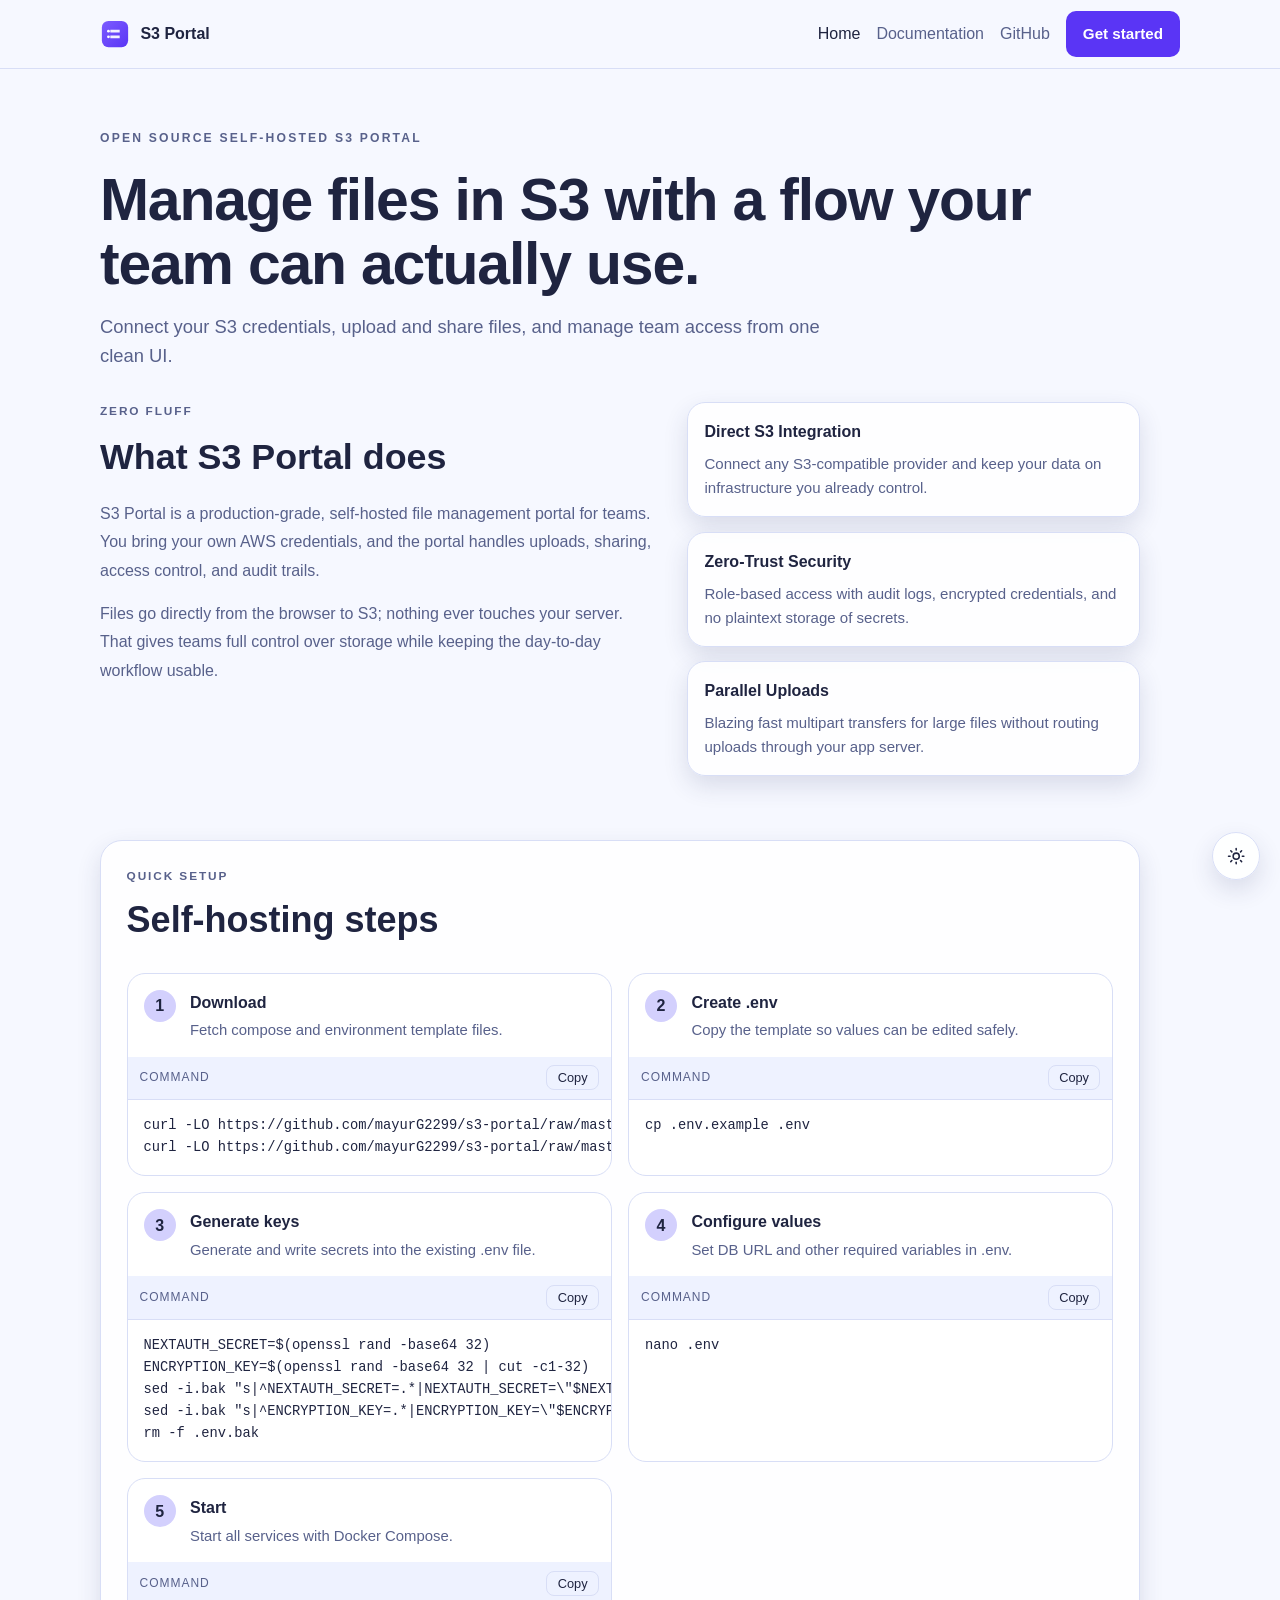
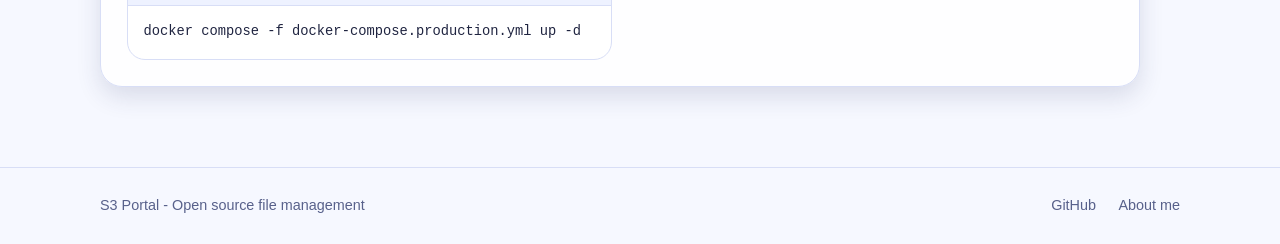
<file: landing.html>
<!doctype html>
<html lang="en">
<head>
  <meta charset="utf-8" />
  <meta name="viewport" content="width=device-width, initial-scale=1" />
  <title>S3 Portal Landing</title>
  <meta name="description" content="S3 Portal is a self-hosted S3 file manager for teams." />
  <script>
    (function () {
      try {
        var savedTheme = localStorage.getItem('theme');
        if (savedTheme === 'dark' || savedTheme === 'light') {
          document.documentElement.setAttribute('data-theme', savedTheme);
        }
      } catch (e) {
        // Ignore storage access issues.
      }
    })();
  </script>
  <link rel="icon" href="assets/logo.svg" type="image/svg+xml" />
  <link rel="stylesheet" href="assets/style.css" />
</head>
<body>
  <nav class="site-nav">
    <div class="container inner">
      <a class="brand" href="landing.html">
        <img class="brand-logo" src="assets/logo.svg" alt="S3 Portal logo" />
        <span>S3 Portal</span>
      </a>
      <div class="nav-links">
        <a class="active" href="landing.html">Home</a>
        <a href="documentation/self-hosting">Documentation</a>
        <a href="https://github.com/mayurG2299/s3-portal" target="_blank" rel="noreferrer">GitHub</a>
        <a class="btn btn-primary" href="#setup">Get started</a>
      </div>
    </div>
  </nav>

  <main class="container">
    <section class="hero hero-marketing">
      <p class="hero-kicker">Open source self-hosted S3 portal</p>
      <h1>Manage files in S3 with a flow your team can actually use.</h1>
      <p class="lead">Connect your S3 credentials, upload and share files, and manage team access from one clean UI.</p>

      <section class="product-story" aria-labelledby="what-s3-portal-does">
        <div class="product-copy">
          <p class="section-kicker">Zero fluff</p>
          <h2 id="what-s3-portal-does">What S3 Portal does</h2>
          <p class="product-lead">S3 Portal is a production-grade, self-hosted file management portal for teams. You bring your own AWS credentials, and the portal handles uploads, sharing, access control, and audit trails.</p>
          <p class="product-lead">Files go directly from the browser to S3; nothing ever touches your server. That gives teams full control over storage while keeping the day-to-day workflow usable.</p>
        </div>

        <div class="product-grid" aria-label="Core product capabilities">
          <article class="product-card">
            <h3>Direct S3 Integration</h3>
            <p>Connect any S3-compatible provider and keep your data on infrastructure you already control.</p>
          </article>
          <article class="product-card">
            <h3>Zero-Trust Security</h3>
            <p>Role-based access with audit logs, encrypted credentials, and no plaintext storage of secrets.</p>
          </article>
          <article class="product-card">
            <h3>Parallel Uploads</h3>
            <p>Blazing fast multipart transfers for large files without routing uploads through your app server.</p>
          </article>
        </div>
      </section>

      <section id="setup" class="setup-shell">
        <p class="setup-kicker">Quick setup</p>
        <h2>Self-hosting steps</h2>

        <div class="setup-grid">
          <article class="setup-card">
            <div class="setup-card-header">
              <span class="setup-step">1</span>
              <div>
                <h3>Download</h3>
                <p>Fetch compose and environment template files.</p>
              </div>
            </div>
            <div class="code-header">
              <p class="code-title">Command</p>
              <button class="copy-btn" data-copy-target="setup-download">Copy</button>
            </div>
            <pre id="setup-download"><code>curl -LO https://github.com/mayurG2299/s3-portal/raw/master/docker-compose.production.yml
curl -LO https://github.com/mayurG2299/s3-portal/raw/master/.env.example</code></pre>
          </article>

          <article class="setup-card">
            <div class="setup-card-header">
              <span class="setup-step">2</span>
              <div>
                <h3>Create .env</h3>
                <p>Copy the template so values can be edited safely.</p>
              </div>
            </div>
            <div class="code-header">
              <p class="code-title">Command</p>
              <button class="copy-btn" data-copy-target="setup-create-env">Copy</button>
            </div>
            <pre id="setup-create-env"><code>cp .env.example .env</code></pre>
          </article>

          <article class="setup-card">
            <div class="setup-card-header">
              <span class="setup-step">3</span>
              <div>
                <h3>Generate keys</h3>
                <p>Generate and write secrets into the existing .env file.</p>
              </div>
            </div>
            <div class="code-header">
              <p class="code-title">Command</p>
              <button class="copy-btn" data-copy-target="setup-generate-keys">Copy</button>
            </div>
            <pre id="setup-generate-keys"><code>NEXTAUTH_SECRET=$(openssl rand -base64 32)
ENCRYPTION_KEY=$(openssl rand -base64 32 | cut -c1-32)
sed -i.bak "s|^NEXTAUTH_SECRET=.*|NEXTAUTH_SECRET=\"$NEXTAUTH_SECRET\"|" .env
sed -i.bak "s|^ENCRYPTION_KEY=.*|ENCRYPTION_KEY=\"$ENCRYPTION_KEY\"|" .env
rm -f .env.bak</code></pre>
          </article>

          <article class="setup-card">
            <div class="setup-card-header">
              <span class="setup-step">4</span>
              <div>
                <h3>Configure values</h3>
                <p>Set DB URL and other required variables in .env.</p>
              </div>
            </div>
            <div class="code-header">
              <p class="code-title">Command</p>
              <button class="copy-btn" data-copy-target="setup-configure-values">Copy</button>
            </div>
            <pre id="setup-configure-values"><code>nano .env</code></pre>
          </article>

          <article class="setup-card">
            <div class="setup-card-header">
              <span class="setup-step">5</span>
              <div>
                <h3>Start</h3>
                <p>Start all services with Docker Compose.</p>
              </div>
            </div>
            <div class="code-header">
              <p class="code-title">Command</p>
              <button class="copy-btn" data-copy-target="setup-start">Copy</button>
            </div>
            <pre id="setup-start"><code>docker compose -f docker-compose.production.yml up -d</code></pre>
          </article>
        </div>
      </section>
    </section>
  </main>

  <footer class="footer">
    <div class="container inner">
      <p>S3 Portal - Open source file management</p>
      <div class="footer-links">
        <a href="https://github.com/mayurG2299/s3-portal" target="_blank" rel="noreferrer">GitHub</a>
        <a href="https://mayur.ghaadi.in" target="_blank" rel="noreferrer">About me</a>
      </div>
    </div>
  </footer>

  <button class="theme-fab" type="button" data-theme-fab aria-label="Toggle theme" title="Toggle theme">
    <span class="theme-fab-icon" aria-hidden="true">
      <svg viewBox="0 0 24 24" focusable="false" aria-hidden="true">
        <circle cx="12" cy="12" r="4"></circle>
        <path d="M12 2v2"></path>
        <path d="M12 20v2"></path>
        <path d="M4.93 4.93l1.41 1.41"></path>
        <path d="M17.66 17.66l1.41 1.41"></path>
        <path d="M2 12h2"></path>
        <path d="M20 12h2"></path>
        <path d="M4.93 19.07l1.41-1.41"></path>
        <path d="M17.66 6.34l1.41-1.41"></path>
      </svg>
    </span>
    <span class="theme-fab-tooltip" role="tooltip">Toggle theme</span>
  </button>

  <script>
    (function () {
      var root = document.documentElement;
      var fabToggle = document.querySelector('[data-theme-fab]');
      var fabTooltip = document.querySelector('.theme-fab-tooltip');
      if (!fabToggle) return;

      function setTheme(theme, persist) {
        root.setAttribute('data-theme', theme);
        var label = 'Switch to ' + (theme === 'dark' ? 'light' : 'dark') + ' mode';
        fabToggle.setAttribute('aria-label', label);
        fabToggle.setAttribute('title', label);
        if (fabTooltip) {
          fabTooltip.textContent = label;
        }
        if (persist) {
          try {
            localStorage.setItem('theme', theme);
          } catch (e) {
            // Ignore storage access issues.
          }
        }
      }

      var currentTheme = root.getAttribute('data-theme');
      if (currentTheme !== 'dark' && currentTheme !== 'light') {
        currentTheme = window.matchMedia('(prefers-color-scheme: light)').matches ? 'light' : 'dark';
      }

      setTheme(currentTheme, false);
      fabToggle.addEventListener('click', function () {
        var activeTheme = root.getAttribute('data-theme') === 'dark' ? 'light' : 'dark';
        setTheme(activeTheme, true);
      });
    })();

    document.querySelectorAll('.copy-btn').forEach(function (button) {
      button.addEventListener('click', function () {
        var targetId = button.getAttribute('data-copy-target');
        var target = document.getElementById(targetId);
        if (!target) return;
        navigator.clipboard.writeText(target.innerText).then(function () {
          var original = button.textContent;
          button.textContent = 'Copied';
          setTimeout(function () { button.textContent = original; }, 1400);
        });
      });
    });

    document.querySelectorAll('a[href^="#"]').forEach(function (anchor) {
      anchor.addEventListener('click', function (event) {
        var id = anchor.getAttribute('href');
        if (!id || id.length < 2) return;
        var element = document.querySelector(id);
        if (!element) return;
        event.preventDefault();
        element.scrollIntoView({ behavior: 'smooth', block: 'start' });
        history.replaceState(null, '', id);
      });
    });
  </script>
</body>
</html>
</file>
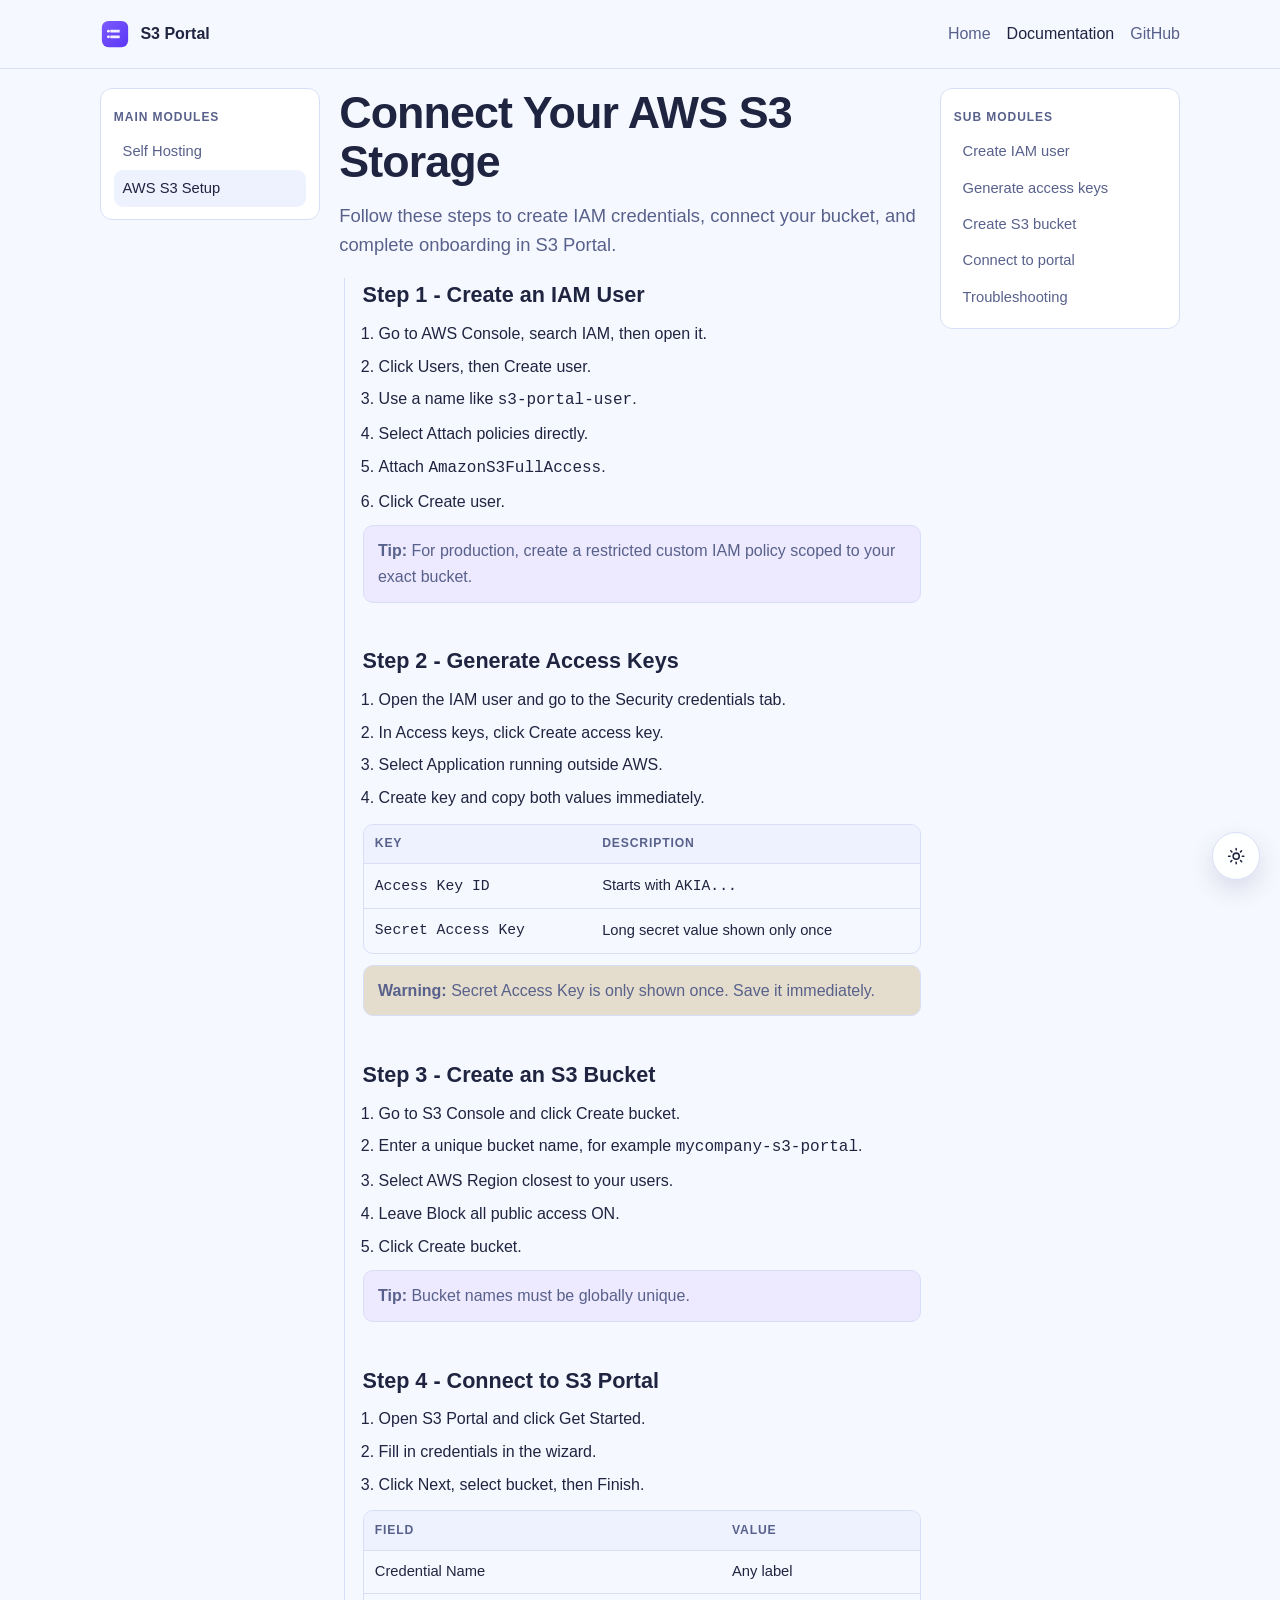
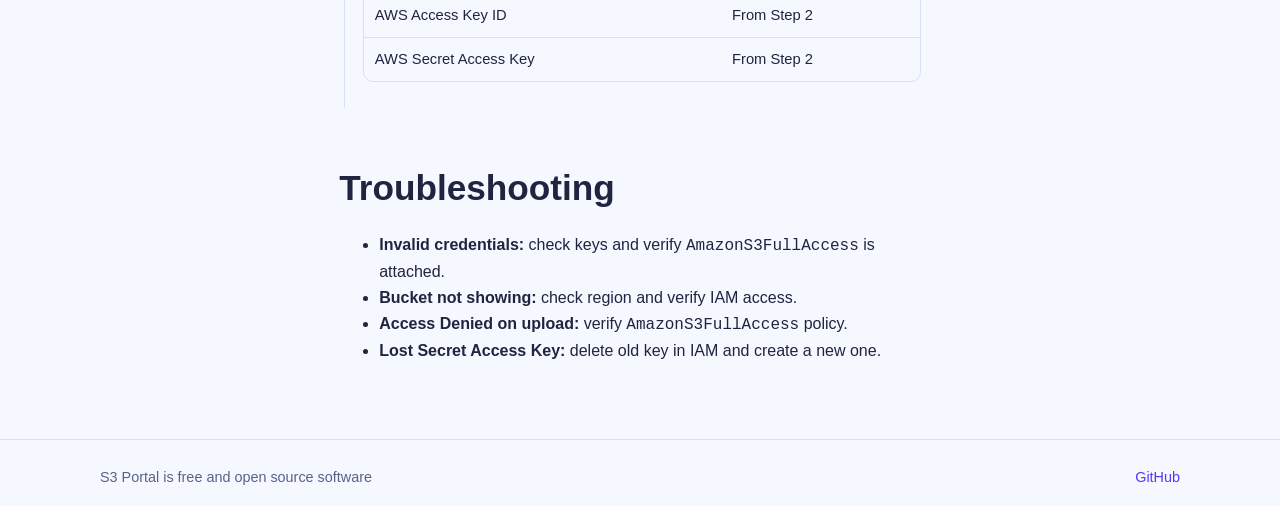
<file: documentation/aws-setup.html>
<!doctype html>
<html lang="en">
<head>
  <meta charset="utf-8" />
  <meta name="viewport" content="width=device-width, initial-scale=1" />
  <title>AWS Setup - S3 Portal Documentation</title>
  <meta name="description" content="AWS S3 setup guide for S3 Portal." />
  <script>
    (function () {
      try {
        var savedTheme = localStorage.getItem('theme');
        if (savedTheme === 'dark' || savedTheme === 'light') {
          document.documentElement.setAttribute('data-theme', savedTheme);
        }
      } catch (e) {
        // Ignore storage access issues.
      }
    })();
  </script>
  <link rel="icon" href="../assets/logo.svg" type="image/svg+xml" />
  <link rel="stylesheet" href="../assets/style.css" />
</head>
<body>
  <nav class="site-nav">
    <div class="container inner">
      <a class="brand" href="../landing.html">
        <img class="brand-logo" src="../assets/logo.svg" alt="S3 Portal logo" />
        <span>S3 Portal</span>
      </a>
      <div class="nav-links">
        <a href="../landing.html">Home</a>
        <a class="active" href="/documentation/self-hosting">Documentation</a>
        <a href="https://github.com/mayurG2299/s3-portal" target="_blank" rel="noreferrer">GitHub</a>
      </div>
    </div>
  </nav>

  <main class="container layout-doc">
    <aside class="sidebar sidebar-main">
      <h4>Main modules</h4>
      <a href="/documentation/self-hosting">Self Hosting</a>
      <a class="active" href="/documentation/aws-setup">AWS S3 Setup</a>
    </aside>

    <article class="doc-main">
      <h1>Connect Your AWS S3 Storage</h1>
      <p class="lead">Follow these steps to create IAM credentials, connect your bucket, and complete onboarding in S3 Portal.</p>

      <details class="mobile-submodules">
        <summary>On this page</summary>
        <nav>
          <a href="#step1">Create IAM user</a>
          <a href="#step2">Generate access keys</a>
          <a href="#step3">Create S3 bucket</a>
          <a href="#step4">Connect to portal</a>
          <a href="#troubleshoot">Troubleshooting</a>
        </nav>
      </details>

      <section id="step1" class="step">
        <h2>Step 1 - Create an IAM User</h2>
        <ol>
          <li>Go to AWS Console, search IAM, then open it.</li>
          <li>Click Users, then Create user.</li>
          <li>Use a name like <code>s3-portal-user</code>.</li>
          <li>Select Attach policies directly.</li>
          <li>Attach <code>AmazonS3FullAccess</code>.</li>
          <li>Click Create user.</li>
        </ol>
        <p class="callout tip"><strong>Tip:</strong> For production, create a restricted custom IAM policy scoped to your exact bucket.</p>
      </section>

      <section id="step2" class="step">
        <h2>Step 2 - Generate Access Keys</h2>
        <ol>
          <li>Open the IAM user and go to the Security credentials tab.</li>
          <li>In Access keys, click Create access key.</li>
          <li>Select Application running outside AWS.</li>
          <li>Create key and copy both values immediately.</li>
        </ol>
        <div class="table-wrap">
          <table>
            <thead>
              <tr><th>Key</th><th>Description</th></tr>
            </thead>
            <tbody>
              <tr><td><code>Access Key ID</code></td><td>Starts with <code>AKIA...</code></td></tr>
              <tr><td><code>Secret Access Key</code></td><td>Long secret value shown only once</td></tr>
            </tbody>
          </table>
        </div>
        <p class="callout warn"><strong>Warning:</strong> Secret Access Key is only shown once. Save it immediately.</p>
      </section>

      <section id="step3" class="step">
        <h2>Step 3 - Create an S3 Bucket</h2>
        <ol>
          <li>Go to S3 Console and click Create bucket.</li>
          <li>Enter a unique bucket name, for example <code>mycompany-s3-portal</code>.</li>
          <li>Select AWS Region closest to your users.</li>
          <li>Leave Block all public access ON.</li>
          <li>Click Create bucket.</li>
        </ol>
        <p class="callout tip"><strong>Tip:</strong> Bucket names must be globally unique.</p>
      </section>

      <section id="step4" class="step">
        <h2>Step 4 - Connect to S3 Portal</h2>
        <ol>
          <li>Open S3 Portal and click Get Started.</li>
          <li>Fill in credentials in the wizard.</li>
          <li>Click Next, select bucket, then Finish.</li>
        </ol>
        <div class="table-wrap">
          <table>
            <thead>
              <tr><th>Field</th><th>Value</th></tr>
            </thead>
            <tbody>
              <tr><td>Credential Name</td><td>Any label</td></tr>
              <tr><td>AWS Access Key ID</td><td>From Step 2</td></tr>
              <tr><td>AWS Secret Access Key</td><td>From Step 2</td></tr>
            </tbody>
          </table>
        </div>
      </section>

      <section id="troubleshoot" class="section">
        <h2>Troubleshooting</h2>
        <ul>
          <li><strong>Invalid credentials:</strong> check keys and verify <code>AmazonS3FullAccess</code> is attached.</li>
          <li><strong>Bucket not showing:</strong> check region and verify IAM access.</li>
          <li><strong>Access Denied on upload:</strong> verify <code>AmazonS3FullAccess</code> policy.</li>
          <li><strong>Lost Secret Access Key:</strong> delete old key in IAM and create a new one.</li>
        </ul>
      </section>
    </article>

    <aside class="sidebar sidebar-submodules">
      <h4>Sub modules</h4>
      <a href="#step1">Create IAM user</a>
      <a href="#step2">Generate access keys</a>
      <a href="#step3">Create S3 bucket</a>
      <a href="#step4">Connect to portal</a>
      <a href="#troubleshoot">Troubleshooting</a>
    </aside>
  </main>

  <footer class="footer">
    <div class="container inner">
      <p>S3 Portal is free and open source software</p>
      <a href="https://github.com/mayurG2299/s3-portal" target="_blank" rel="noreferrer">GitHub</a>
    </div>
  </footer>

  <button class="theme-fab" type="button" data-theme-fab aria-label="Toggle theme" title="Toggle theme">
    <span class="theme-fab-icon" aria-hidden="true">
      <svg viewBox="0 0 24 24" focusable="false" aria-hidden="true">
        <circle cx="12" cy="12" r="4"></circle>
        <path d="M12 2v2"></path>
        <path d="M12 20v2"></path>
        <path d="M4.93 4.93l1.41 1.41"></path>
        <path d="M17.66 17.66l1.41 1.41"></path>
        <path d="M2 12h2"></path>
        <path d="M20 12h2"></path>
        <path d="M4.93 19.07l1.41-1.41"></path>
        <path d="M17.66 6.34l1.41-1.41"></path>
      </svg>
    </span>
    <span class="theme-fab-tooltip" role="tooltip">Toggle theme</span>
  </button>

  <script>
    (function () {
      var root = document.documentElement;
      var toggle = document.querySelector('[data-theme-fab]');
      var tooltip = document.querySelector('.theme-fab-tooltip');
      if (!toggle) return;

      function setTheme(theme, persist) {
        root.setAttribute('data-theme', theme);
        var label = 'Switch to ' + (theme === 'dark' ? 'light' : 'dark') + ' mode';
        toggle.setAttribute('aria-label', label);
        toggle.setAttribute('title', label);
        if (tooltip) {
          tooltip.textContent = label;
        }
        if (persist) {
          try {
            localStorage.setItem('theme', theme);
          } catch (e) {
            // Ignore storage access issues.
          }
        }
      }

      var currentTheme = root.getAttribute('data-theme');
      if (currentTheme !== 'dark' && currentTheme !== 'light') {
        currentTheme = window.matchMedia('(prefers-color-scheme: light)').matches ? 'light' : 'dark';
      }

      setTheme(currentTheme, false);
      toggle.addEventListener('click', function () {
        var activeTheme = root.getAttribute('data-theme') === 'dark' ? 'light' : 'dark';
        setTheme(activeTheme, true);
      });
    })();
  </script>

</body>
</html>
</file>
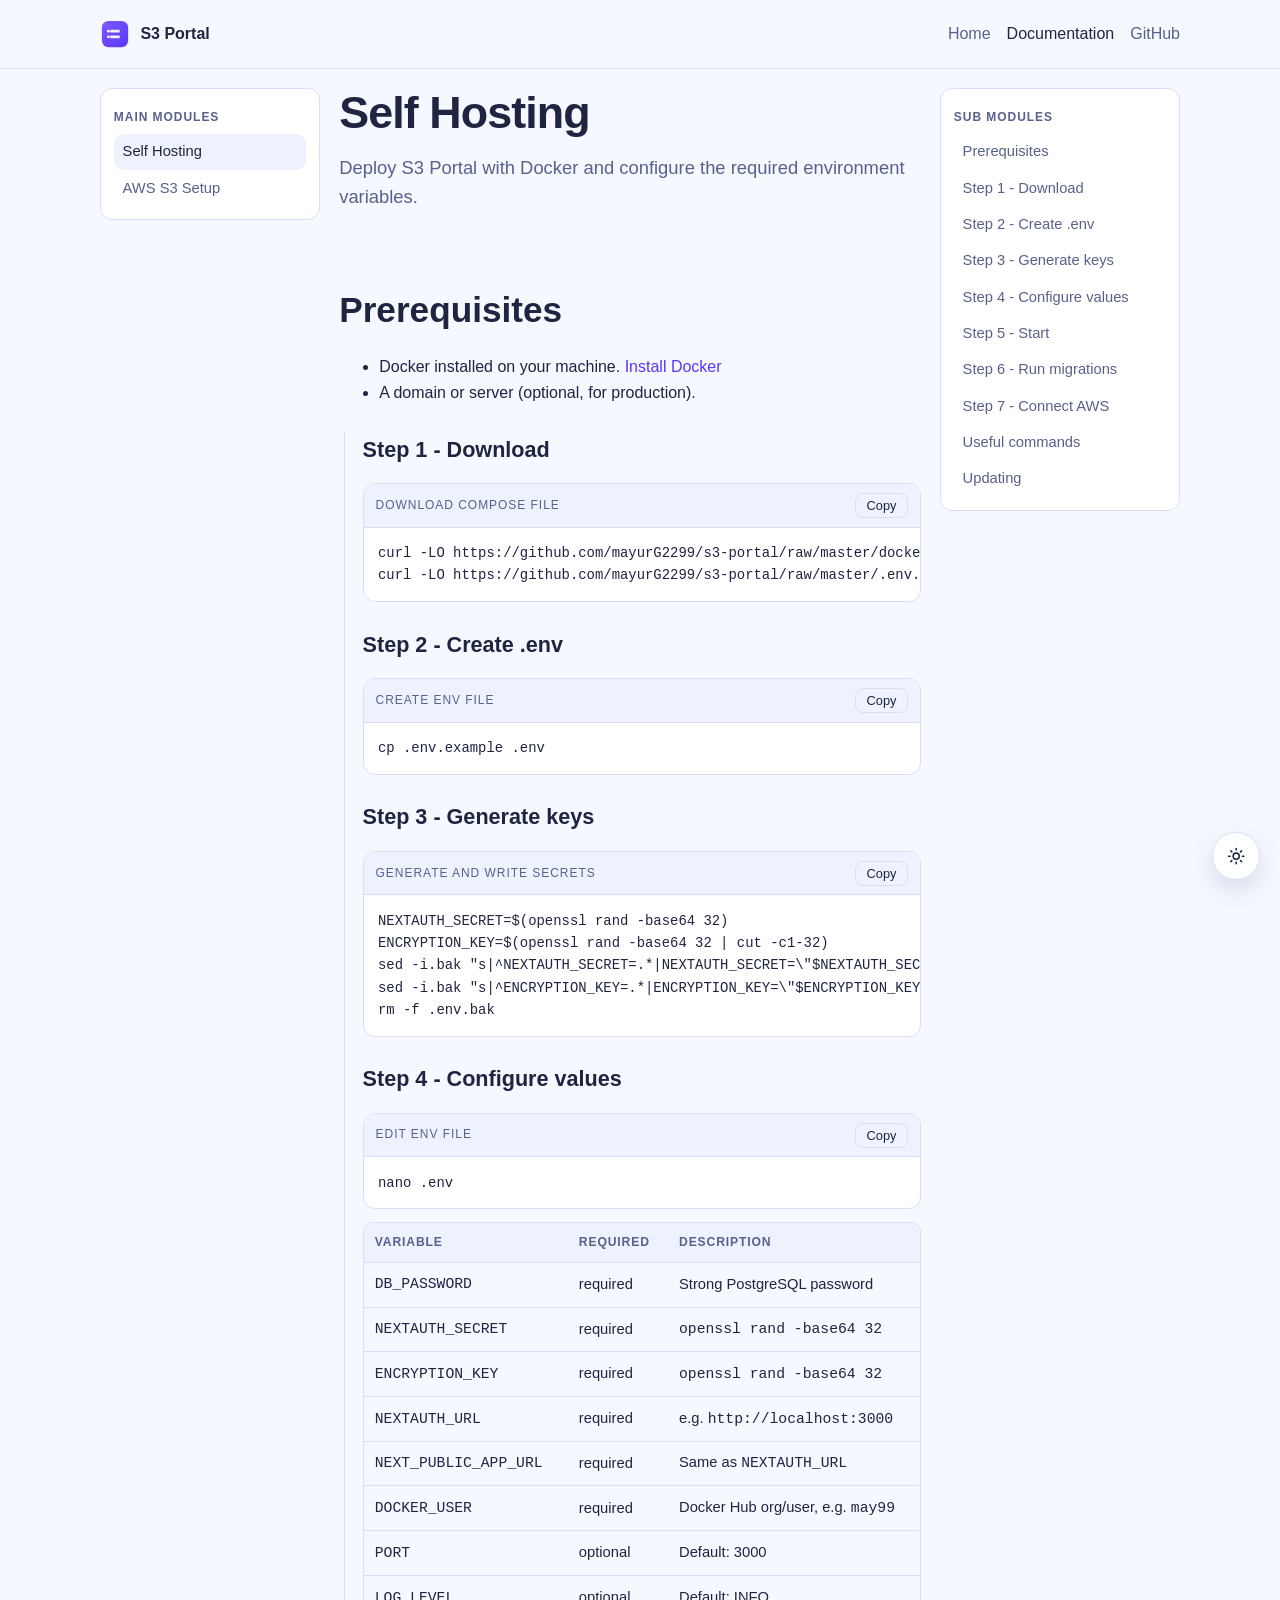
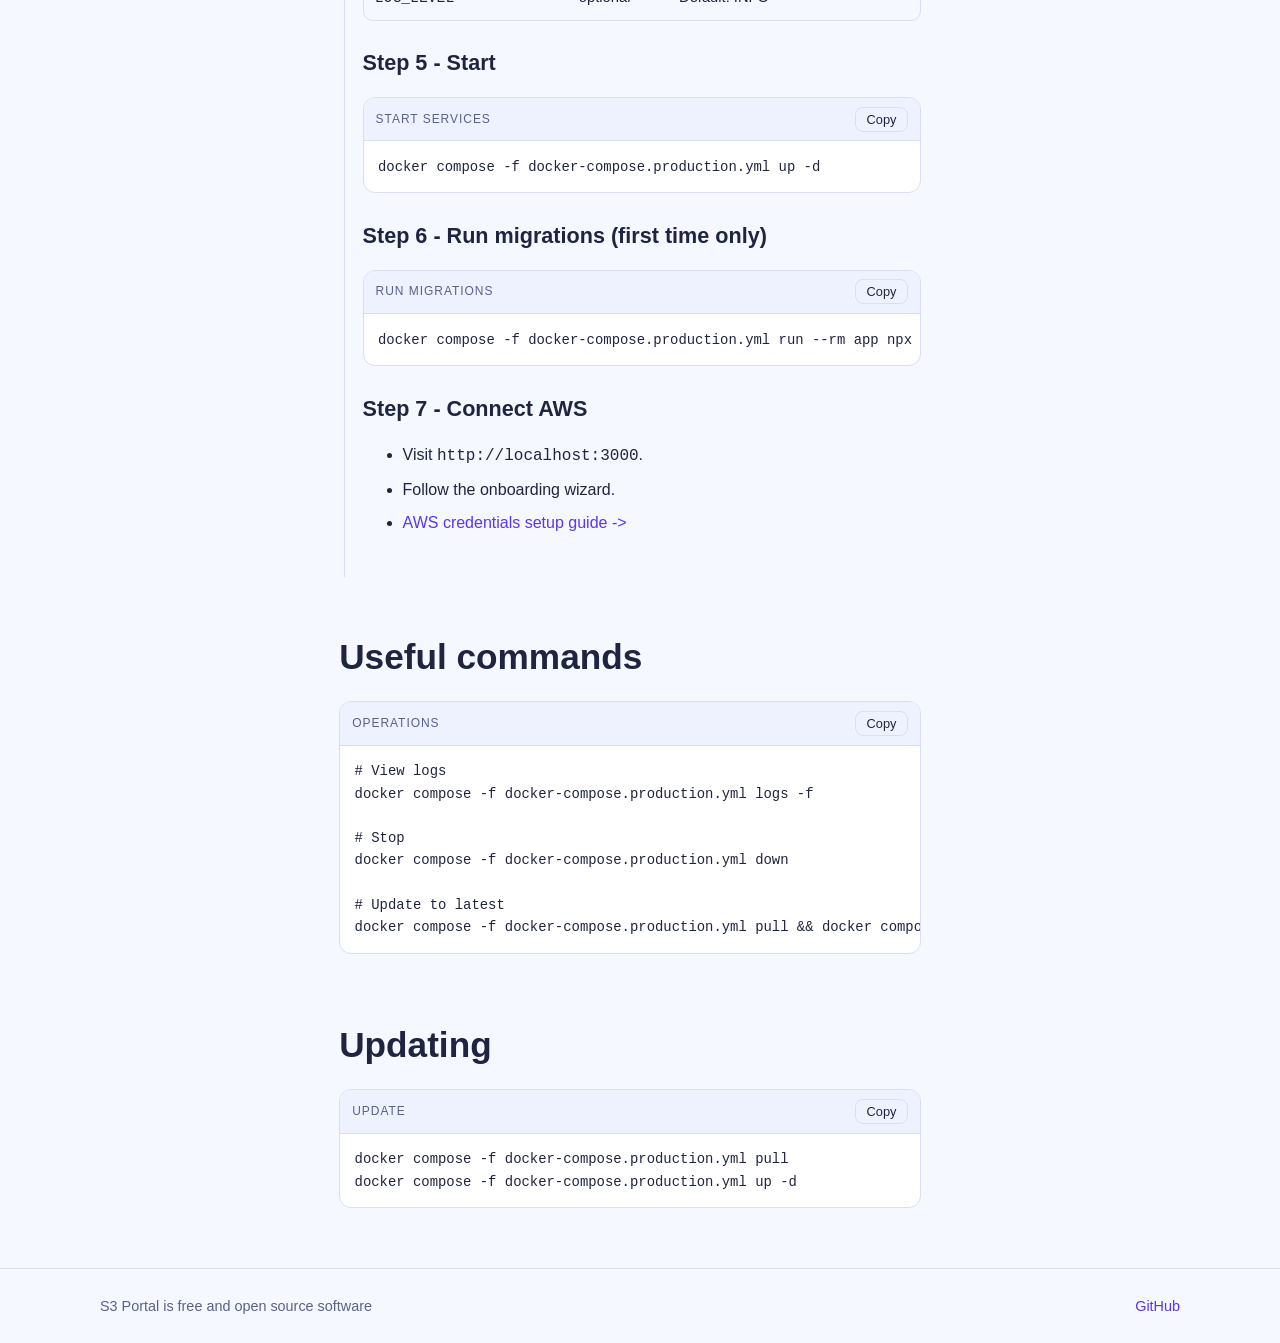
<file: documentation/self-hosting.html>
<!doctype html>
<html lang="en">
<head>
  <meta charset="utf-8" />
  <meta name="viewport" content="width=device-width, initial-scale=1" />
  <title>Self Hosting - S3 Portal Documentation</title>
  <meta name="description" content="Self-hosting guide for S3 Portal." />
  <script>
    (function () {
      try {
        var savedTheme = localStorage.getItem('theme');
        if (savedTheme === 'dark' || savedTheme === 'light') {
          document.documentElement.setAttribute('data-theme', savedTheme);
        }
      } catch (e) {
        // Ignore storage access issues.
      }
    })();
  </script>
  <link rel="icon" href="../assets/logo.svg" type="image/svg+xml" />
  <link rel="stylesheet" href="../assets/style.css" />
</head>
<body>
  <nav class="site-nav">
    <div class="container inner">
      <a class="brand" href="../landing.html">
        <img class="brand-logo" src="../assets/logo.svg" alt="S3 Portal logo" />
        <span>S3 Portal</span>
      </a>
      <div class="nav-links">
        <a href="../landing.html">Home</a>
        <a class="active" href="/documentation/self-hosting">Documentation</a>
        <a href="https://github.com/mayurG2299/s3-portal" target="_blank" rel="noreferrer">GitHub</a>
      </div>
    </div>
  </nav>

  <main class="container layout-doc">
    <aside class="sidebar sidebar-main">
      <h4>Main modules</h4>
      <a class="active" href="/documentation/self-hosting">Self Hosting</a>
      <a href="/documentation/aws-setup">AWS S3 Setup</a>
    </aside>

    <article class="doc-main">
      <h1>Self Hosting</h1>
      <p class="lead">Deploy S3 Portal with Docker and configure the required environment variables.</p>

      <details class="mobile-submodules">
        <summary>On this page</summary>
        <nav>
          <a href="#prerequisites">Prerequisites</a>
          <a href="#step1">Step 1 - Download</a>
          <a href="#step2">Step 2 - Create .env</a>
          <a href="#step3">Step 3 - Generate keys</a>
          <a href="#step4">Step 4 - Configure values</a>
          <a href="#step5">Step 5 - Start</a>
          <a href="#step6">Step 6 - Run migrations</a>
          <a href="#step7">Step 7 - Connect AWS</a>
          <a href="#commands">Useful commands</a>
          <a href="#updating">Updating</a>
        </nav>
      </details>

      <section id="prerequisites" class="section">
        <h2>Prerequisites</h2>
        <ul>
          <li>Docker installed on your machine. <a href="https://docs.docker.com/get-docker/" target="_blank" rel="noreferrer">Install Docker</a></li>
          <li>A domain or server (optional, for production).</li>
        </ul>
      </section>

      <section id="step1" class="step">
        <h2>Step 1 - Download</h2>
        <section class="code-card">
          <div class="code-header">
            <p class="code-title">Download compose file</p>
            <button class="copy-btn" data-copy-target="download">Copy</button>
          </div>
          <pre id="download"><code>curl -LO https://github.com/mayurG2299/s3-portal/raw/master/docker-compose.production.yml
curl -LO https://github.com/mayurG2299/s3-portal/raw/master/.env.example</code></pre>
        </section>
      </section>

      <section id="step2" class="step">
        <h2>Step 2 - Create .env</h2>
        <section class="code-card">
          <div class="code-header">
            <p class="code-title">Create env file</p>
            <button class="copy-btn" data-copy-target="create-env">Copy</button>
          </div>
          <pre id="create-env"><code>cp .env.example .env</code></pre>
        </section>
      </section>

      <section id="step3" class="step">
        <h2>Step 3 - Generate keys</h2>
        <section class="code-card">
          <div class="code-header">
            <p class="code-title">Generate and write secrets</p>
            <button class="copy-btn" data-copy-target="generate-keys">Copy</button>
          </div>
          <pre id="generate-keys"><code>NEXTAUTH_SECRET=$(openssl rand -base64 32)
ENCRYPTION_KEY=$(openssl rand -base64 32 | cut -c1-32)
sed -i.bak "s|^NEXTAUTH_SECRET=.*|NEXTAUTH_SECRET=\"$NEXTAUTH_SECRET\"|" .env
sed -i.bak "s|^ENCRYPTION_KEY=.*|ENCRYPTION_KEY=\"$ENCRYPTION_KEY\"|" .env
rm -f .env.bak</code></pre>
        </section>
      </section>

      <section id="step4" class="step">
        <h2>Step 4 - Configure values</h2>
        <section class="code-card">
          <div class="code-header">
            <p class="code-title">Edit env file</p>
            <button class="copy-btn" data-copy-target="configure-values">Copy</button>
          </div>
          <pre id="configure-values"><code>nano .env</code></pre>
        </section>
        <div class="table-wrap">
          <table>
            <thead>
              <tr><th>Variable</th><th>Required</th><th>Description</th></tr>
            </thead>
            <tbody>
              <tr><td><code>DB_PASSWORD</code></td><td>required</td><td>Strong PostgreSQL password</td></tr>
              <tr><td><code>NEXTAUTH_SECRET</code></td><td>required</td><td><code>openssl rand -base64 32</code></td></tr>
              <tr><td><code>ENCRYPTION_KEY</code></td><td>required</td><td><code>openssl rand -base64 32</code></td></tr>
              <tr><td><code>NEXTAUTH_URL</code></td><td>required</td><td>e.g. <code>http://localhost:3000</code></td></tr>
              <tr><td><code>NEXT_PUBLIC_APP_URL</code></td><td>required</td><td>Same as <code>NEXTAUTH_URL</code></td></tr>
              <tr><td><code>DOCKER_USER</code></td><td>required</td><td>Docker Hub org/user, e.g. <code>may99</code></td></tr>
              <tr><td><code>PORT</code></td><td>optional</td><td>Default: 3000</td></tr>
              <tr><td><code>LOG_LEVEL</code></td><td>optional</td><td>Default: INFO</td></tr>
            </tbody>
          </table>
        </div>
      </section>

      <section id="step5" class="step">
        <h2>Step 5 - Start</h2>
        <section class="code-card">
          <div class="code-header">
            <p class="code-title">Start services</p>
            <button class="copy-btn" data-copy-target="start">Copy</button>
          </div>
          <pre id="start"><code>docker compose -f docker-compose.production.yml up -d</code></pre>
        </section>
      </section>

      <section id="step6" class="step">
        <h2>Step 6 - Run migrations (first time only)</h2>
        <section class="code-card">
          <div class="code-header">
            <p class="code-title">Run migrations</p>
            <button class="copy-btn" data-copy-target="migrate">Copy</button>
          </div>
          <pre id="migrate"><code>docker compose -f docker-compose.production.yml run --rm app npx prisma db seed</code></pre>
        </section>
      </section>

      <section id="step7" class="step">
        <h2>Step 7 - Connect AWS</h2>
        <ul>
          <li>Visit <code>http://localhost:3000</code>.</li>
          <li>Follow the onboarding wizard.</li>
          <li><a href="/documentation/aws-setup">AWS credentials setup guide -&gt;</a></li>
        </ul>
      </section>

      <section id="commands" class="section">
        <h2>Useful commands</h2>
        <section class="code-card">
          <div class="code-header">
            <p class="code-title">Operations</p>
            <button class="copy-btn" data-copy-target="useful">Copy</button>
          </div>
          <pre id="useful"><code># View logs
docker compose -f docker-compose.production.yml logs -f

# Stop
docker compose -f docker-compose.production.yml down

# Update to latest
docker compose -f docker-compose.production.yml pull && docker compose -f docker-compose.production.yml up -d</code></pre>
        </section>
      </section>

      <section id="updating" class="section">
        <h2>Updating</h2>
        <section class="code-card">
          <div class="code-header">
            <p class="code-title">Update</p>
            <button class="copy-btn" data-copy-target="updating-code">Copy</button>
          </div>
          <pre id="updating-code"><code>docker compose -f docker-compose.production.yml pull
docker compose -f docker-compose.production.yml up -d</code></pre>
        </section>
      </section>
    </article>

    <aside class="sidebar sidebar-submodules">
      <h4>Sub modules</h4>
      <a href="#prerequisites">Prerequisites</a>
      <a href="#step1">Step 1 - Download</a>
      <a href="#step2">Step 2 - Create .env</a>
      <a href="#step3">Step 3 - Generate keys</a>
      <a href="#step4">Step 4 - Configure values</a>
      <a href="#step5">Step 5 - Start</a>
      <a href="#step6">Step 6 - Run migrations</a>
      <a href="#step7">Step 7 - Connect AWS</a>
      <a href="#commands">Useful commands</a>
      <a href="#updating">Updating</a>
    </aside>
  </main>

  <footer class="footer">
    <div class="container inner">
      <p>S3 Portal is free and open source software</p>
      <a href="https://github.com/mayurG2299/s3-portal" target="_blank" rel="noreferrer">GitHub</a>
    </div>
  </footer>

  <button class="theme-fab" type="button" data-theme-fab aria-label="Toggle theme" title="Toggle theme">
    <span class="theme-fab-icon" aria-hidden="true">
      <svg viewBox="0 0 24 24" focusable="false" aria-hidden="true">
        <circle cx="12" cy="12" r="4"></circle>
        <path d="M12 2v2"></path>
        <path d="M12 20v2"></path>
        <path d="M4.93 4.93l1.41 1.41"></path>
        <path d="M17.66 17.66l1.41 1.41"></path>
        <path d="M2 12h2"></path>
        <path d="M20 12h2"></path>
        <path d="M4.93 19.07l1.41-1.41"></path>
        <path d="M17.66 6.34l1.41-1.41"></path>
      </svg>
    </span>
    <span class="theme-fab-tooltip" role="tooltip">Toggle theme</span>
  </button>

  <script>
    (function () {
      var root = document.documentElement;
      var toggle = document.querySelector('[data-theme-fab]');
      var tooltip = document.querySelector('.theme-fab-tooltip');
      if (!toggle) return;

      function setTheme(theme, persist) {
        root.setAttribute('data-theme', theme);
        var label = 'Switch to ' + (theme === 'dark' ? 'light' : 'dark') + ' mode';
        toggle.setAttribute('aria-label', label);
        toggle.setAttribute('title', label);
        if (tooltip) {
          tooltip.textContent = label;
        }
        if (persist) {
          try {
            localStorage.setItem('theme', theme);
          } catch (e) {
            // Ignore storage access issues.
          }
        }
      }

      var currentTheme = root.getAttribute('data-theme');
      if (currentTheme !== 'dark' && currentTheme !== 'light') {
        currentTheme = window.matchMedia('(prefers-color-scheme: light)').matches ? 'light' : 'dark';
      }

      setTheme(currentTheme, false);
      toggle.addEventListener('click', function () {
        var activeTheme = root.getAttribute('data-theme') === 'dark' ? 'light' : 'dark';
        setTheme(activeTheme, true);
      });
    })();

    document.querySelectorAll('.copy-btn').forEach(function (button) {
      button.addEventListener('click', function () {
        var targetId = button.getAttribute('data-copy-target');
        var target = document.getElementById(targetId);
        if (!target) return;
        navigator.clipboard.writeText(target.innerText).then(function () {
          var original = button.textContent;
          button.textContent = 'Copied';
          setTimeout(function () { button.textContent = original; }, 1400);
        });
      });
    });

    document.querySelectorAll('a[href^="#"]').forEach(function (anchor) {
      anchor.addEventListener('click', function (event) {
        var id = anchor.getAttribute('href');
        if (!id || id.length < 2) return;
        var element = document.querySelector(id);
        if (!element) return;
        event.preventDefault();
        element.scrollIntoView({ behavior: 'smooth', block: 'start' });
        history.replaceState(null, '', id);
      });
    });
  </script>
</body>
</html>
</file>
<file: assets/style.css>
:root {
  color-scheme: dark;
  --bg: #07080f;
  --bg-elev: #0f1220;
  --bg-soft: #14182b;
  --border: #252b45;
  --text: #e8ebff;
  --muted: #aab0d2;
  --accent: #7c5cff;
  --accent-soft: #2b2350;
  --success: #61d39b;
  --warn: #f5ca73;
  --radius: 12px;
  --shadow: 0 18px 35px rgba(0, 0, 0, 0.35);
}

@media (prefers-color-scheme: light) {
  :root {
    color-scheme: light;
    --bg: #f6f8ff;
    --bg-elev: #ffffff;
    --bg-soft: #eef2ff;
    --border: #d8def6;
    --text: #1f2440;
    --muted: #58618b;
    --accent: #5a35f5;
    --accent-soft: #e8e0ff;
    --success: #1a9b66;
    --warn: #9a6a00;
    --shadow: 0 10px 24px rgba(44, 53, 102, 0.14);
  }
}

:root[data-theme="dark"] {
  color-scheme: dark;
  --bg: #07080f;
  --bg-elev: #0f1220;
  --bg-soft: #14182b;
  --border: #252b45;
  --text: #e8ebff;
  --muted: #aab0d2;
  --accent: #7c5cff;
  --accent-soft: #2b2350;
  --success: #61d39b;
  --warn: #f5ca73;
  --shadow: 0 18px 35px rgba(0, 0, 0, 0.35);
}

:root[data-theme="light"] {
  color-scheme: light;
  --bg: #f6f8ff;
  --bg-elev: #ffffff;
  --bg-soft: #eef2ff;
  --border: #d8def6;
  --text: #1f2440;
  --muted: #58618b;
  --accent: #5a35f5;
  --accent-soft: #e8e0ff;
  --success: #1a9b66;
  --warn: #9a6a00;
  --shadow: 0 10px 24px rgba(44, 53, 102, 0.14);
}

* {
  box-sizing: border-box;
}

html,
body {
  margin: 0;
  padding: 0;
  background: var(--bg);
  color: var(--text);
  font-family: "Inter", "Segoe UI", Helvetica, Arial, sans-serif;
  line-height: 1.6;
}

a {
  color: var(--accent);
  text-decoration: none;
}

a:hover {
  text-decoration: underline;
}

img {
  max-width: 100%;
}

code,
pre {
  font-family: "JetBrains Mono", "SFMono-Regular", Menlo, Monaco, Consolas, monospace;
}

.container {
  width: min(1080px, calc(100% - 2rem));
  margin-inline: auto;
}

.site-nav {
  position: sticky;
  top: 0;
  z-index: 50;
  border-bottom: 1px solid var(--border);
  background: color-mix(in srgb, var(--bg) 92%, transparent);
  backdrop-filter: blur(10px);
}

.site-nav .inner {
  min-height: 68px;
  display: flex;
  align-items: center;
  justify-content: space-between;
  gap: 1rem;
}

.brand {
  display: inline-flex;
  align-items: center;
  gap: 0.65rem;
  color: var(--text);
  font-weight: 700;
}

.brand-logo {
  width: 30px;
  height: 30px;
}

.nav-links {
  display: inline-flex;
  align-items: center;
  gap: 1rem;
}

.nav-links a:not(.btn) {
  color: var(--muted);
  font-weight: 500;
}

.nav-links a:not(.btn):hover,
.nav-links a:not(.btn).active {
  color: var(--text);
  text-decoration: none;
}

.theme-toggle {
  border: 1px solid var(--border);
  background: var(--bg-elev);
  color: var(--muted);
  border-radius: 999px;
  padding: 0.35rem 0.7rem;
  font-size: 0.8rem;
  font-weight: 600;
  line-height: 1;
  cursor: pointer;
}

.theme-toggle:hover {
  color: var(--text);
  background: var(--bg-soft);
}

.theme-toggle:focus-visible {
  outline: 2px solid var(--accent);
  outline-offset: 2px;
}

.theme-fab {
  position: fixed;
  right: 1.25rem;
  bottom: 1.25rem;
  width: 3rem;
  height: 3rem;
  border-radius: 999px;
  border: 1px solid var(--border);
  background: color-mix(in srgb, var(--bg-elev) 88%, transparent);
  color: var(--text);
  display: inline-flex;
  align-items: center;
  justify-content: center;
  cursor: pointer;
  box-shadow: var(--shadow);
  z-index: 120;
  transition: transform 0.2s ease, background 0.2s ease, color 0.2s ease;
}

.theme-fab:hover {
  transform: translateY(-2px);
  background: color-mix(in srgb, var(--accent) 18%, var(--bg-elev));
}

.theme-fab:focus-visible {
  outline: 2px solid var(--accent);
  outline-offset: 2px;
}

.theme-fab-icon {
  display: inline-flex;
  align-items: center;
  justify-content: center;
}

.theme-fab-icon svg {
  width: 1.15rem;
  height: 1.15rem;
  fill: none;
  stroke: currentColor;
  stroke-width: 2;
  stroke-linecap: round;
  stroke-linejoin: round;
}

.theme-fab-tooltip {
  position: absolute;
  right: calc(100% + 0.55rem);
  top: 50%;
  transform: translateY(-50%);
  white-space: nowrap;
  border: 1px solid var(--border);
  background: var(--bg-elev);
  color: var(--text);
  border-radius: 8px;
  padding: 0.34rem 0.55rem;
  font-size: 0.74rem;
  line-height: 1.2;
  opacity: 0;
  pointer-events: none;
  transition: opacity 0.15s ease;
}

.theme-fab:hover .theme-fab-tooltip,
.theme-fab:focus-visible .theme-fab-tooltip {
  opacity: 1;
}

.btn {
  display: inline-flex;
  align-items: center;
  justify-content: center;
  gap: 0.4rem;
  border-radius: 10px;
  border: 1px solid transparent;
  padding: 0.6rem 1rem;
  font-size: 0.95rem;
  font-weight: 600;
  cursor: pointer;
  transition: all 0.2s ease;
}

.btn-primary {
  background: var(--accent);
  color: #fff;
}

.btn-primary:hover {
  opacity: 0.92;
  text-decoration: none;
}

.btn-secondary {
  background: transparent;
  color: var(--text);
  border-color: var(--border);
}

.btn-secondary:hover {
  background: var(--bg-soft);
  text-decoration: none;
}

.hero {
  padding: 3.75rem 0 2rem;
}

.hero-marketing {
  max-width: 1040px;
}

.hero-kicker {
  margin: 0 0 1.25rem;
  font-size: 0.76rem;
  letter-spacing: 0.18em;
  text-transform: uppercase;
  color: var(--muted);
  font-weight: 700;
}

.badge {
  display: inline-flex;
  align-items: center;
  border: 1px solid var(--border);
  border-radius: 999px;
  background: var(--bg-elev);
  padding: 0.35rem 0.75rem;
  font-size: 0.75rem;
  letter-spacing: 0.08em;
  text-transform: uppercase;
  color: var(--muted);
  font-weight: 700;
}

h1 {
  margin: 1rem 0 0;
  font-size: clamp(2rem, 4.6vw, 3.7rem);
  line-height: 1.08;
  letter-spacing: -0.02em;
}

.lead {
  margin-top: 1rem;
  color: var(--muted);
  font-size: clamp(1rem, 1.7vw, 1.15rem);
  max-width: 760px;
}

.hero-cta {
  margin-top: 1.6rem;
  display: flex;
  flex-wrap: wrap;
  gap: 0.75rem;
}

.product-story {
  display: grid;
  grid-template-columns: minmax(0, 1.25fr) minmax(0, 1fr);
  gap: 1.25rem;
  margin-top: 2rem;
  align-items: start;
}

.section-kicker {
  margin: 0;
  font-size: 0.74rem;
  letter-spacing: 0.16em;
  text-transform: uppercase;
  color: var(--muted);
  font-weight: 700;
}

.product-copy h2 {
  margin: 0.45rem 0 0;
  font-size: clamp(1.6rem, 2.8vw, 2.3rem);
}

.product-lead {
  margin: 0.85rem 0 0;
  color: var(--muted);
  font-size: 1rem;
  line-height: 1.8;
  max-width: 62ch;
}

.product-grid {
  display: grid;
  gap: 0.9rem;
}

.product-card {
  border: 1px solid var(--border);
  border-radius: 18px;
  background: color-mix(in srgb, var(--bg-elev) 88%, transparent);
  padding: 1rem 1.05rem;
  box-shadow: var(--shadow);
}

.product-card h3 {
  margin: 0;
  font-size: 1rem;
}

.product-card p {
  margin: 0.45rem 0 0;
  color: var(--muted);
  font-size: 0.94rem;
}

.setup-shell {
  margin-top: 4rem;
  border: 1px solid var(--border);
  border-radius: 22px;
  background: color-mix(in srgb, var(--bg-elev) 85%, transparent);
  padding: 1.6rem;
  box-shadow: var(--shadow);
}

.setup-kicker {
  margin: 0;
  font-size: 0.74rem;
  letter-spacing: 0.16em;
  text-transform: uppercase;
  color: var(--muted);
  font-weight: 700;
}

.setup-shell h2 {
  margin: 0.35rem 0 0;
  font-size: clamp(1.7rem, 3vw, 2.25rem);
}

.setup-grid {
  display: grid;
  grid-template-columns: repeat(2, minmax(0, 1fr));
  gap: 1rem;
  margin-top: 1.5rem;
}

.setup-card {
  border: 1px solid var(--border);
  border-radius: 18px;
  background: var(--bg-elev);
  overflow: hidden;
}

.setup-card-header {
  display: flex;
  gap: 0.9rem;
  align-items: flex-start;
  padding: 1rem 1rem 0.85rem;
}

.setup-card-header h3 {
  margin: 0;
  font-size: 1rem;
}

.setup-card-header p {
  margin: 0.25rem 0 0;
  color: var(--muted);
  font-size: 0.93rem;
}

.setup-step {
  display: inline-flex;
  align-items: center;
  justify-content: center;
  width: 2rem;
  height: 2rem;
  border-radius: 999px;
  background: color-mix(in srgb, var(--accent) 18%, var(--bg-soft));
  color: var(--text);
  font-weight: 700;
  flex-shrink: 0;
}

.setup-card pre {
  margin: 0;
  padding: 0.95rem 1rem 1rem;
  overflow-x: auto;
  font-size: 0.86rem;
}

.env-note {
  margin: 1.15rem 0 0;
  color: var(--muted);
  font-size: 0.92rem;
}

.env-note span {
  color: var(--text);
}

.trust-row {
  display: flex;
  flex-wrap: wrap;
  gap: 1rem;
  margin-top: 2.25rem;
}

.trust-item {
  display: inline-flex;
  align-items: center;
  gap: 0.5rem;
  color: var(--muted);
  font-size: 0.95rem;
}

.trust-item::before {
  content: "";
  width: 0.65rem;
  height: 0.65rem;
  border-radius: 999px;
  background: var(--success);
  box-shadow: 0 0 0 5px color-mix(in srgb, var(--success) 14%, transparent);
}

.pills {
  margin-top: 1.5rem;
  display: flex;
  flex-wrap: wrap;
  gap: 0.65rem;
}

.pill {
  border-radius: 999px;
  border: 1px solid var(--border);
  background: var(--bg-elev);
  padding: 0.35rem 0.75rem;
  color: var(--muted);
  font-size: 0.85rem;
}

.card {
  border: 1px solid var(--border);
  border-radius: var(--radius);
  background: var(--bg-elev);
  box-shadow: var(--shadow);
}

.mockup {
  margin-top: 1.5rem;
  overflow: hidden;
}

.mockup-bar {
  display: flex;
  align-items: center;
  gap: 0.45rem;
  padding: 0.7rem 0.9rem;
  border-bottom: 1px solid var(--border);
  background: var(--bg-soft);
}

.dot {
  width: 9px;
  height: 9px;
  border-radius: 50%;
  background: color-mix(in srgb, var(--muted) 50%, transparent);
}

.url {
  margin-left: 0.35rem;
  border: 1px solid var(--border);
  border-radius: 8px;
  padding: 0.25rem 0.55rem;
  color: var(--muted);
  font-size: 0.8rem;
}

.mockup-grid {
  display: grid;
  grid-template-columns: repeat(3, minmax(0, 1fr));
  gap: 0.7rem;
  padding: 0.9rem;
}

.panel {
  border: 1px solid var(--border);
  border-radius: 10px;
  background: var(--bg-soft);
  padding: 0.85rem;
  color: var(--muted);
  font-size: 0.85rem;
}

.section {
  padding: 3.25rem 0 0.7rem;
}

.section h2 {
  margin: 0;
  font-size: clamp(1.5rem, 3.2vw, 2.2rem);
}

.section-subtitle {
  color: var(--muted);
  margin-top: 0.35rem;
}

.meta-row {
  display: flex;
  flex-wrap: wrap;
  align-items: center;
  gap: 0.85rem;
  margin-top: 1rem;
}

.image-pill {
  border: 1px solid var(--border);
  border-radius: 999px;
  background: var(--bg-elev);
  padding: 0.3rem 0.8rem;
  font-size: 0.85rem;
}

.code-card {
  margin-top: 1rem;
  border: 1px solid var(--border);
  border-radius: var(--radius);
  overflow: hidden;
  background: var(--bg-elev);
}

.code-header {
  display: flex;
  align-items: center;
  justify-content: space-between;
  border-bottom: 1px solid var(--border);
  background: var(--bg-soft);
  padding: 0.55rem 0.75rem;
}

.code-title {
  margin: 0;
  font-size: 0.75rem;
  text-transform: uppercase;
  letter-spacing: 0.08em;
  color: var(--muted);
}

.copy-btn {
  border: 1px solid var(--border);
  border-radius: 8px;
  background: transparent;
  color: var(--text);
  padding: 0.25rem 0.65rem;
  font-size: 0.8rem;
  cursor: pointer;
}

.copy-btn:hover {
  background: var(--bg-soft);
}

.code-card pre {
  margin: 0;
  padding: 0.9rem;
  overflow-x: auto;
  font-size: 0.87rem;
}

.features {
  display: grid;
  grid-template-columns: repeat(3, minmax(0, 1fr));
  gap: 0.85rem;
  margin-top: 1.2rem;
}

.feature {
  border: 1px solid var(--border);
  border-radius: var(--radius);
  background: var(--bg-elev);
  padding: 1rem;
}

.feature h3 {
  margin: 0;
  font-size: 1rem;
}

.feature p {
  margin: 0.35rem 0 0;
  color: var(--muted);
  font-size: 0.93rem;
}

.docs-grid {
  display: grid;
  grid-template-columns: repeat(2, minmax(0, 1fr));
  gap: 1rem;
  margin-top: 1rem;
}

.docs-card {
  border: 1px solid var(--border);
  border-radius: var(--radius);
  background: var(--bg-elev);
  padding: 1rem;
  color: var(--text);
}

.docs-card p {
  margin: 0.45rem 0 0;
  color: var(--muted);
}

.layout-doc {
  display: grid;
  grid-template-columns: 220px minmax(0, 1fr) 240px;
  gap: 1.2rem;
  align-items: start;
  padding-top: 1.2rem;
}

.sidebar {
  position: sticky;
  top: 84px;
  border: 1px solid var(--border);
  border-radius: var(--radius);
  background: var(--bg-elev);
  padding: 0.8rem;
}

.sidebar h4 {
  margin: 0.4rem 0;
  color: var(--muted);
  font-size: 0.75rem;
  letter-spacing: 0.08em;
  text-transform: uppercase;
}

.sidebar a {
  display: block;
  border-radius: 9px;
  color: var(--muted);
  padding: 0.4rem 0.55rem;
  font-size: 0.92rem;
}

.sidebar a.active,
.sidebar a:hover {
  color: var(--text);
  text-decoration: none;
  background: var(--bg-soft);
}

.mobile-submodules {
  display: none;
}

.mobile-submodules summary {
  cursor: pointer;
  list-style: none;
  font-weight: 700;
  border: 1px solid var(--border);
  border-radius: 10px;
  background: var(--bg-elev);
  padding: 0.7rem 0.85rem;
}

.mobile-submodules summary::-webkit-details-marker {
  display: none;
}

.mobile-submodules nav {
  margin-top: 0.55rem;
  border: 1px solid var(--border);
  border-radius: 10px;
  background: var(--bg-elev);
  padding: 0.5rem;
}

.mobile-submodules nav a {
  display: block;
  border-radius: 8px;
  color: var(--muted);
  padding: 0.45rem 0.55rem;
  font-size: 0.92rem;
}

.mobile-submodules nav a:hover {
  color: var(--text);
  text-decoration: none;
  background: var(--bg-soft);
}

.doc-main h1 {
  margin-top: 0;
  font-size: clamp(1.9rem, 4.2vw, 2.8rem);
}

.step {
  border-left: 1px solid var(--border);
  padding: 0 0 1.6rem 1.1rem;
  margin-left: 0.3rem;
}

.step h2 {
  font-size: 1.35rem;
  margin: 0;
}

.step ol {
  margin: 0.5rem 0 0;
  padding-left: 1rem;
}

.step li {
  margin-bottom: 0.45rem;
}

.callout {
  border: 1px solid var(--border);
  border-radius: 10px;
  padding: 0.75rem 0.9rem;
  margin-top: 0.7rem;
  color: var(--muted);
}

.callout.tip {
  background: color-mix(in srgb, var(--accent-soft) 60%, transparent);
}

.callout.warn {
  background: color-mix(in srgb, var(--warn) 20%, transparent);
}

.table-wrap {
  overflow-x: auto;
  border: 1px solid var(--border);
  border-radius: 10px;
  margin-top: 0.8rem;
}

table {
  width: 100%;
  border-collapse: collapse;
  min-width: 560px;
}

th,
td {
  padding: 0.6rem 0.7rem;
  border-bottom: 1px solid var(--border);
  text-align: left;
  font-size: 0.92rem;
}

th {
  font-size: 0.76rem;
  color: var(--muted);
  text-transform: uppercase;
  letter-spacing: 0.07em;
  background: var(--bg-soft);
}

tbody tr:last-child td {
  border-bottom: 0;
}

.footer {
  margin-top: 3rem;
  border-top: 1px solid var(--border);
}

.footer .inner {
  min-height: 76px;
  display: flex;
  align-items: center;
  justify-content: space-between;
  gap: 0.8rem;
  color: var(--muted);
  font-size: 0.9rem;
}

.footer-links {
  display: inline-flex;
  align-items: center;
  gap: 1.4rem;
}

.footer-links a {
  color: var(--muted);
}

.footer-links a:hover {
  color: var(--text);
  text-decoration: none;
}

.moved-note {
  margin-top: 1rem;
  border: 1px dashed var(--border);
  border-radius: 12px;
  padding: 0.8rem;
  color: var(--muted);
}

@media (max-width: 980px) {
  .layout-doc {
    grid-template-columns: 1fr;
  }

  .sidebar {
    position: static;
  }

  .sidebar-submodules {
    display: none;
  }

  .mobile-submodules {
    display: block;
    margin: 1rem 0;
  }
}

@media (max-width: 760px) {
  .nav-links {
    gap: 0.65rem;
  }

  .product-story,
  .setup-grid {
    grid-template-columns: 1fr;
  }

  .theme-toggle {
    flex-shrink: 0;
  }

  .theme-fab {
    right: 0.9rem;
    bottom: 0.9rem;
    width: 2.75rem;
    height: 2.75rem;
  }

  .theme-fab-tooltip {
    display: none;
  }

  .features,
  .docs-grid,
  .mockup-grid {
    grid-template-columns: 1fr;
  }

  .hero {
    padding-top: 2.3rem;
  }
}
</file>
